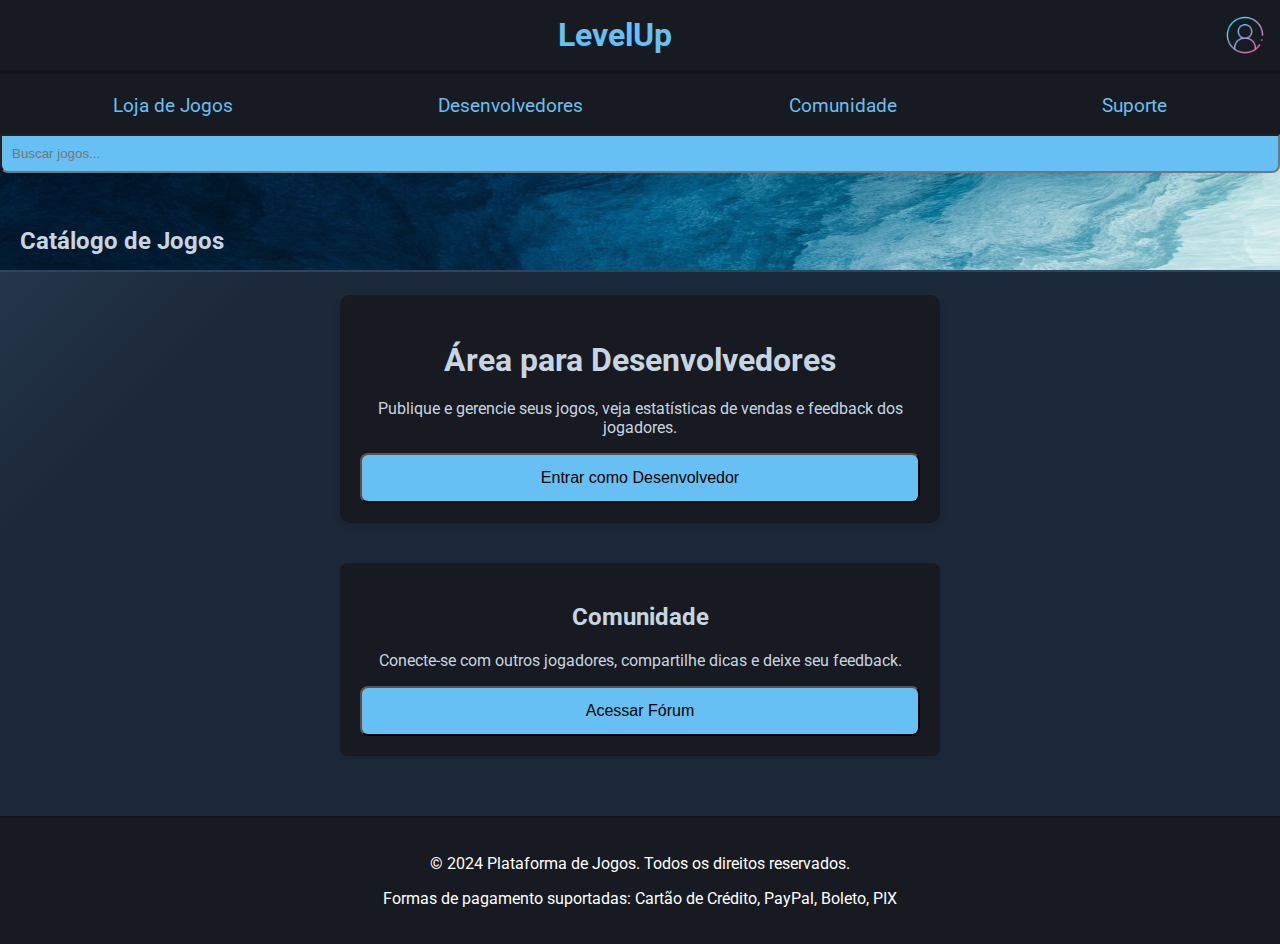
<file: index.html>
<!DOCTYPE html>
<html lang="pt-BR">
  <head>
    <meta charset="UTF-8" />
    <meta name="viewport" content="width=device-width, initial-scale=1.0" />
    <link rel="preconnect" href="https://fonts.googleapis.com" />
    <link rel="preconnect" href="https://fonts.gstatic.com" crossorigin />
    <link
      href="https://fonts.googleapis.com/css2?family=Roboto&display=swap"
      rel="stylesheet"
    />
    <link rel="stylesheet" href="style.css" />
    <link
      rel="shortcut icon"
      href="icons8-controle-16.png"
      type="image/x-icon"
    />

    <title>LevelUp</title>
  </head>
  <body>
    <!-- Cabeçalho -->
    <header>
      <h1>LevelUp</h1>
      <img src="5087579.png" alt="Login" onclick="openPopup()" />
    </header>

    <!-- Menu de Navegação -->
    <nav>
      <a href="#loja-jogos">Loja de Jogos</a>
      <a href="#area-desenvolvedores">Desenvolvedores</a>
      <a href="#comunidade">Comunidade</a>
      <a href="suport.html">Suporte</a>
    </nav>

    <div class="search-container">
      <input type="text" id="search" placeholder="Buscar jogos..." />
    </div>

    <!-- Popup de Login -->
    <div id="popupLogin">
      <div class="popup-content">
        <div class="popup-header">Login</div>
        <input type="text" class="login-input" placeholder="Usuário" />
        <input type="password" class="login-input" placeholder="Senha" />
        <div class="captcha-container">
          <div
            id="captchaCheckbox"
            class="captcha-checkbox"
            onclick="toggleCheck()"
          ></div>
          <label class="captcha-label">I'm not a robot</label>
          <img
            class="captcha-image"
            src="RecaptchaLogo.svg.webp"
            alt="reCAPTCHA logo"
          />
        </div>

        <button class="login-btn">Entrar</button>
        <br /><br />
        <button class="close-btn" onclick="closePopup()">Fechar</button>
      </div>
    </div>

    <div id="popupLoginDev">
      <div class="popup-content">
        <div class="popup-header">Login</div>
        <input type="text" class="login-input" placeholder="Usuário" />
        <input type="password" class="login-input" placeholder="Senha" />
        <div class="captcha-container">
          <div
            id="captchaCheckbox2"
            class="captcha-checkbox"
            onclick="toggleCheck2()"
          ></div>
          <label class="captcha-label">I'm not a robot</label>
          <img
            class="captcha-image"
            src="RecaptchaLogo.svg.webp"
            alt="reCAPTCHA logo"
          />
        </div>

        <button onclick="abrirOutraPagina()" class="login-btn">Entrar</button>
        <br /><br />
        <button class="close-btn" onclick="closePopup2()">Fechar</button>
      </div>
    </div>

    <div class="baner">
      <img src="17_10_2024 17_18_29.png" alt="" />
    </div>

    <div class="container">
      <!-- Catálogo de Jogos -->
      <section id="loja-jogos">
        <h2>Catálogo de Jogos</h2>
        <div class="grid" id="games-container">
          <!-- Adicionar mais jogos aqui -->
        </div>
      </section>

      <!-- Área para Desenvolvedores -->
      <section id="area-desenvolvedores">
        <h2>Área para Desenvolvedores</h2>
        <p>
          Publique e gerencie seus jogos, veja estatísticas de vendas e feedback
          dos jogadores.
        </p>
        <button onclick="openPopup2()">Entrar como Desenvolvedor</button>
      </section>

      <!-- Comunidade -->
      <section id="comunidade">
        <h2>Comunidade</h2>
        <p>
          Conecte-se com outros jogadores, compartilhe dicas e deixe seu
          feedback.
        </p>
        <a href="community.html"><button>Acessar Fórum</button></a>
      </section>
    </div>

    <!-- Rodapé -->
    <footer>
      <p>© 2024 Plataforma de Jogos. Todos os direitos reservados.</p>
      <p>
        Formas de pagamento suportadas: Cartão de Crédito, PayPal, Boleto, PIX
      </p>
    </footer>

    <script>
      function abrirOutraPagina() {
        window.location.href = "devs.html"; // Substitua pelo caminho da página que deseja abrir
      }
      // Função para abrir o popup
      function openPopup() {
        document.getElementById("popupLogin").style.display = "flex";
      }

      function openPopup2() {
        document.getElementById("popupLoginDev").style.display = "flex";
      }

      // Função para fechar o popup
      function closePopup() {
        document.getElementById("popupLogin").style.display = "none";
      }

      function closePopup2() {
        document.getElementById("popupLoginDev").style.display = "none";
      }

      function toggleCheck() {
        const checkbox = document.getElementById("captchaCheckbox");
        checkbox.classList.toggle("checked");

        if (checkbox.classList.contains("checked")) {
          checkbox.innerHTML = "&#10003;"; // Marca de verificado (checkmark)
        } else {
          checkbox.innerHTML = ""; // Remover o checkmark
        }
      }
      function toggleCheck2() {
        const checkbox = document.getElementById("captchaCheckbox2");
        checkbox.classList.toggle("checked");

        if (checkbox.classList.contains("checked")) {
          checkbox.innerHTML = "&#10003;"; // Marca de verificado (checkmark)
        } else {
          checkbox.innerHTML = ""; // Remover o checkmark
        }
      }

      // URL da API - Substitua por uma URL de API de jogos real (ex: RAWG)
      const API_URL =
        "https://api.rawg.io/api/games?key=944e2dd6c8374c34b7d0e0a229a81e05";

      // Função para buscar 12 jogos aleatórios
      async function fetchRandomGames() {
        try {
          const response = await fetch(API_URL);
          const data = await response.json();

          // Selecionar 12 jogos aleatórios
          const randomGames = data.results
            .sort(() => 0.5 - Math.random())
            .slice(0, 12);

          // Para cada jogo, buscar detalhes adicionais
          for (let game of randomGames) {
            await fetchGameDetails(game); // Chama outra função para obter detalhes
          }
        } catch (error) {
          console.error("Erro ao buscar jogos:", error);
        }
      }

      // Função para buscar detalhes do jogo
      async function fetchGameDetails(game) {
        try {
          const response = await fetch(
            `https://api.rawg.io/api/games/${game.id}?key=944e2dd6c8374c34b7d0e0a229a81e05&language=pt-BR`
          );
          const gameDetails = await response.json();
          displayGame(gameDetails); // Exibe o jogo com os detalhes completos
        } catch (error) {
          console.error("Erro ao buscar detalhes do jogo:", error);
        }
      }

      // Função para exibir os jogos dinamicamente com descrição
      function displayGame(game) {
        const gamesContainer = document.getElementById("games-container");

        const gameCard = document.createElement("div");
        gameCard.classList.add("game-card");
        gameCard.innerHTML = `
    <h3>${game.name}</h3>
    <img src="${game.background_image}" alt="${game.name}" />
    <p>Lançado em: ${game.released}</p>
    <p class="sinopse">${game.description || "Sinopse não disponível."}</p>
    <a href="buy.html"><button>Comprar</button></a>
  `;
        gamesContainer.appendChild(gameCard);
      }

      // Chamar a função para buscar jogos ao carregar a página
      window.onload = fetchRandomGames;
    </script>
  </body>
</html>
</file>
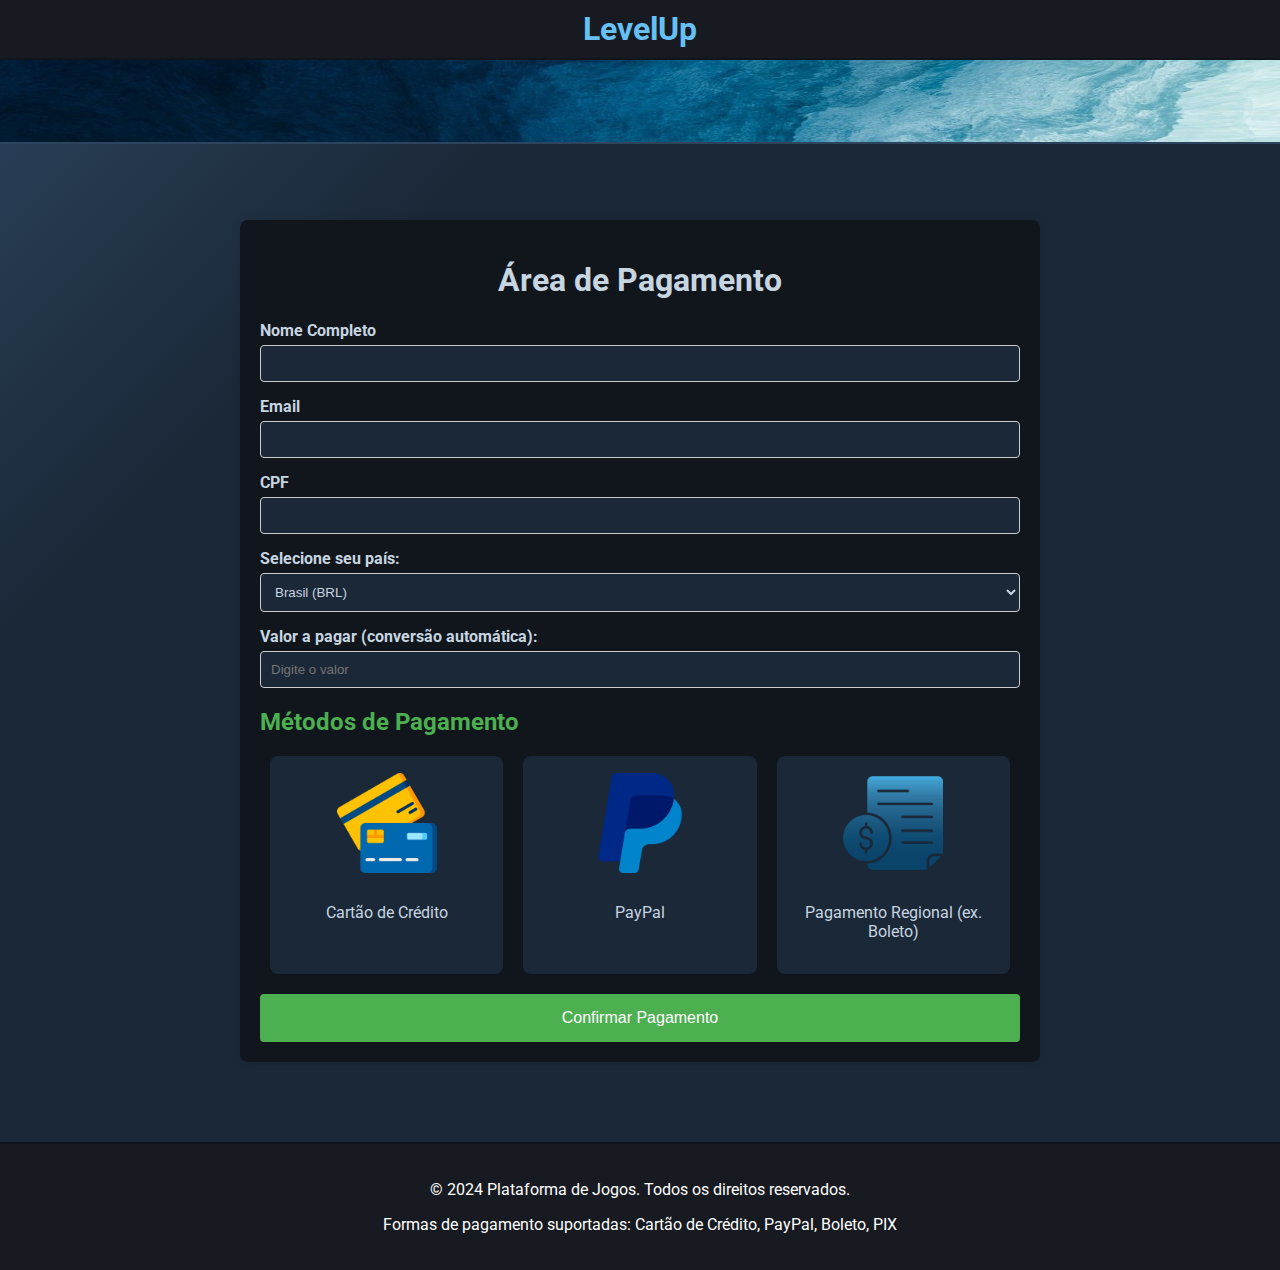
<file: buy.html>
<!DOCTYPE html>
<html lang="pt-br">
  <head>
    <meta charset="UTF-8" />
    <meta name="viewport" content="width=device-width, initial-scale=1.0" />
    <link
      href="https://fonts.googleapis.com/css2?family=Roboto&display=swap"
      rel="stylesheet"
    />
    <link rel="shortcut icon" href="icons8-controle-16.png" type="image/x-icon">

    <title>Área de Pagamento</title>
    <style>
      * {
        box-sizing: border-box;
      }
      body {
        font-family: "Roboto", sans-serif;
        background-image: linear-gradient(-45deg, #1b2838 75%, #2c445e);
        color: #c7d5e0;
        margin: 0;
        padding: 0;
      }

      .baner {
        position: absolute;
        top: -1rem;

        z-index: -3;
        width: 100%;
        max-height: 10rem;
      }

      .baner img {
        width: 100%;
        height: 10rem;
        border-bottom: 2px solid #2c445e;
      }
      header {
        display: flex;
        background-color: #171a21;
        color: white;
        padding: 10px;
        justify-content: space-between;
        align-items: center;
        border-bottom: 2px solid #11161d;
      }

      header h1 {
        margin: auto;
        color: #66c0f4;
        font-weight: bold;
        font-size: 2rem; /* Ajuste para telas menores */
      }

      header a {
        margin: auto;
        color: #66c0f4;
        font-weight: bold;
        font-size: 2rem; /* Ajuste para telas menores */

        text-decoration: none;
      }

      .container {
        position: relative;
        max-width: 800px;
        margin: 10rem auto 5rem;
        padding: 20px;
        background-color: #11161d;
        box-shadow: 0 0 10px rgba(0, 0, 0, 0.1);
        border-radius: 8px;
      }
      h1 {
        text-align: center;
      }
      h2 {
        margin-top: 20px;
        color: #4caf50;
      }

      button {
        background-color: #66c0f4;
      }

      .input-group {
        margin-bottom: 15px;
      }
      .input-group label {
        display: block;
        margin-bottom: 5px;
        font-weight: bold;
      }
      .input-group input,
      .input-group select {
        position: relative;
        width: 100%;
        padding: 10px;
        border: 1px solid #ccc;
        border-radius: 4px;
        background-color: #1b2838;
      }

      #country {
        color: #c7d5e0;
      }

      .payment-methods {
        display: flex;
        justify-content: space-between;
        margin-top: 20px;
      }
      .payment-method {
        flex: 1;
        text-align: center;
        padding: 15px;
        margin: 0 10px;
        background-color: #1b2838;
        border-radius: 8px;
        cursor: pointer;
        border: 2px solid transparent;
        transition: border 0.3s ease;
      }
      .payment-method img {
        max-width: 100px;
        margin-bottom: 10px;
      }
      .payment-method:hover {
        border-color: #4caf50;
      }
      .submit-btn {
        width: 100%;
        padding: 15px;
        background-color: #4caf50;
        color: white;
        border: none;
        border-radius: 4px;
        cursor: pointer;
        font-size: 16px;
        margin-top: 20px;
      }
      .submit-btn:hover {
        background-color: #45a049;
      }

      footer {
        border-top: 2px solid #11161d;
        background-color: #171a21;
        color: white;
        text-align: center;
        padding: 20px 0;
        position: relative;
        bottom: 0;
      }

      @media (max-width: 768px) {
      }
    </style>
  </head>
  <body>
    <header>
      <a href="index.html"><h1>LevelUp</h1></a>
    </header>

    <div class="baner">
      <img src="17_10_2024 17_18_29.png" alt="" />
    </div>

    <div class="container">
      <h1>Área de Pagamento</h1>

      <form id="paymentForm">
        <div class="input-group">
          <label for="name">Nome Completo</label>
          <input type="text" id="name" required />
        </div>
        <div class="input-group">
          <label for="email">Email</label>
          <input type="email" id="email" required />
        </div>
        <div class="input-group">
          <label for="email">CPF</label>
          <input type="number" id="CPF" required />
        </div>

        <div class="input-group">
            <label for="country">Selecione seu país:</label>
            <select id="country">
                <option value="BRL">Brasil (BRL)</option>
                <option value="USD">Estados Unidos (USD)</option>
                <option value="EUR">Europa (EUR)</option>
                <option value="JPY">Japão (JPY)</option>
                <option value="INR">Índia (INR)</option>
            </select>
        </div>
    
        <div class="input-group">
            <label for="amount">Valor a pagar (conversão automática):</label>
            <input type="text" id="amount" placeholder="Digite o valor">
        </div>
    


      <h2>Métodos de Pagamento</h2>
      <div class="payment-methods">
        <div
          class="payment-method"
          onclick="selectPaymentMethod('credit-card')"
        >
          <img src="cartao-de-credito.png" alt="Cartão de Crédito" />
          <p>Cartão de Crédito</p>
        </div>
        <div class="payment-method" onclick="selectPaymentMethod('paypal')">
          <img src="paypal.png" alt="PayPal" />
          <p>PayPal</p>
        </div>
        <div class="payment-method" onclick="selectPaymentMethod('regional')">
          <img src="fatura.png" alt="Boleto" />
          <p>Pagamento Regional (ex. Boleto)</p>
        </div>
      </div>

      <button class="submit-btn">Confirmar Pagamento</button>
    </div>

    <footer>
      <p>© 2024 Plataforma de Jogos. Todos os direitos reservados.</p>
      <p>
        Formas de pagamento suportadas: Cartão de Crédito, PayPal, Boleto, PIX
      </p>
    </footer>

    <script>


      // Conversão de moeda (simples exibição, sem lógica real de conversão)
      document.getElementById('country').addEventListener('change', function() {
          const country = this.value;
          let currencySymbol;
          switch (country) {
              case 'BRL':
                  currencySymbol = 'R$';
                  break;
              case 'USD':
                  currencySymbol = '$';
                  break;
              case 'EUR':
                  currencySymbol = '€';
                  break;
              case 'JPY':
                  currencySymbol = '¥';
                  break;
              case 'INR':
                  currencySymbol = '₹';
                  break;
              default:
                  currencySymbol = '$';
          }
      });
    </script>
  </body>
</html>
</file>
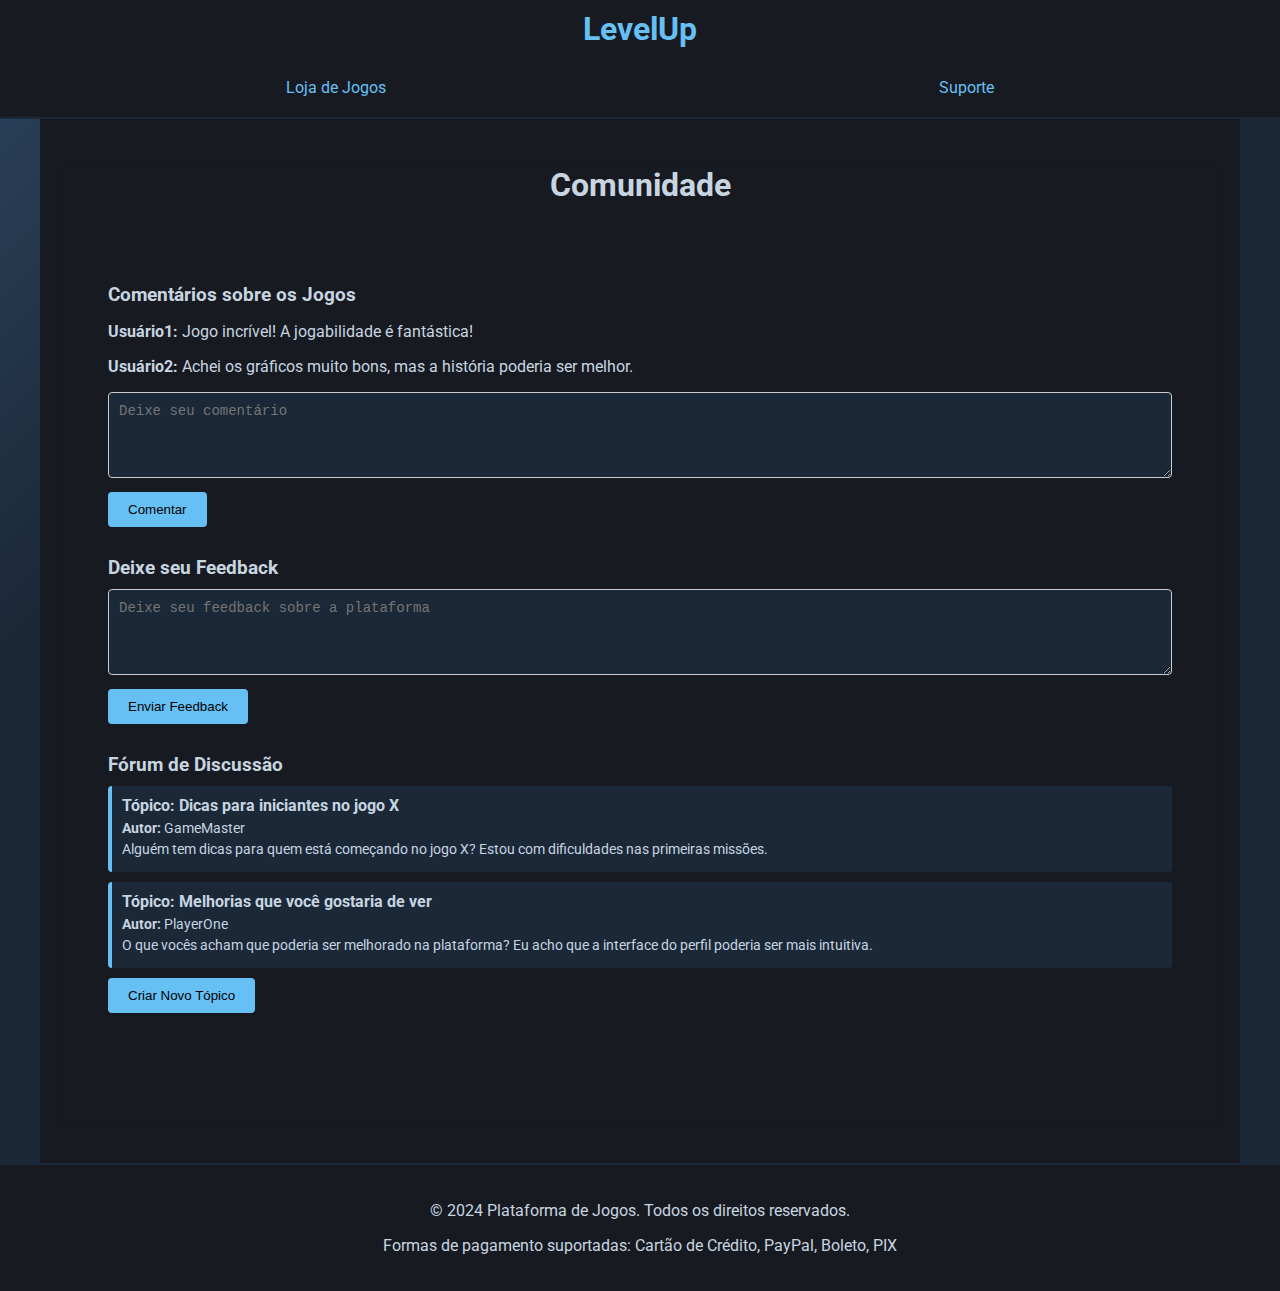
<file: community.html>
<!DOCTYPE html>
<html lang="pt-BR">
  <head>
    <meta charset="UTF-8" />
    <meta name="viewport" content="width=device-width, initial-scale=1.0" />
    <link rel="preconnect" href="https://fonts.googleapis.com" />
    <link rel="preconnect" href="https://fonts.gstatic.com" crossorigin />
    <link
      href="https://fonts.googleapis.com/css2?family=Roboto&display=swap"
      rel="stylesheet"
    />
    <link
      rel="shortcut icon"
      href="icons8-controle-16.png"
      type="image/x-icon"
    />

    <title>Comunidade</title>
    <style>
      /* Estilos básicos e responsivos */
      * {
        box-sizing: border-box;
      }

      body {
        font-family: "Roboto", sans-serif;
        margin: 0;
        padding: 0;
        background-image: linear-gradient(-45deg, #1b2838 75%, #2c445e);
        color: #c7d5e0;
      }

      header {
        color: #66c0f4;
        background-color: #171a21;
        padding: 10px 20px;
        text-align: center;
      }

      header h1 {
        text-decoration: none;
        margin: auto;
        color: #66c0f4;
        font-weight: bold;
        font-size: 2rem; /* Ajuste para telas menores */
      }

      header a {
        margin: auto;
        color: #66c0f4;
        font-weight: bold;
        font-size: 2rem;
        text-decoration: none;
      }

      nav {
        background-color: #171a21;
        padding: 10px;
        display: flex;
        justify-content: space-around;
        border-bottom: 2px solid#1B2838;
      }

      nav a {
        text-decoration: none;
        padding: 10px;
        color: #66c0f4;
      }

      .container {
        background-color: #171a21;
        max-width: 1200px;
        margin: 0 auto;
        padding: 20px;
      }

      footer {
        border-top: 2px solid#1B2838;
        background-color: #171a21;
        text-align: center;
        padding: 20px;
        position: relative;
        bottom: 0;
        width: 100%;
      }

      /* Estilo da Área da Comunidade */
      .community-section {
        border-radius: 8px;
        box-shadow: 0 2px 4px rgba(0, 0, 0, 0.1);
        padding: 0 3rem 5rem;
        margin: 20px 0;
      }

      .community-section h2 {
        font-size: xx-large;
        text-align: center;
        margin-bottom: 5rem;
      }

      .comment-box,
      .forum-box,
      .feedback-box {
        margin-bottom: 30px;
      }

      .comment-box h3,
      .forum-box h3,
      .feedback-box h3 {
        margin-bottom: 10px;
      }

      .comment-form textarea,
      .feedback-form textarea {
        width: 100%;
        padding: 10px;
        border: 1px solid #ccc;
        border-radius: 4px;
        font-size: 14px;
        margin-bottom: 10px;
        background-color: #1b2838;
        color: #c7d5e0;
      }

      .comment-form button,
      .feedback-form button,
      .forum-button {
        padding: 10px 20px;
        background-color: #66c0f4;
        border: none;
        border-radius: 4px;
        cursor: pointer;
      }

      .comment-form button:hover,
      .feedback-form button:hover,
      .forum-button:hover {
        background-color: #417a9b;
      }

      .forum-topic {
        background-color: #1b2838;
        padding: 10px;
        margin: 10px 0;
        border-radius: 4px;
        border-left: 4px solid #66c0f4;
      }

      .forum-topic h4 {
        margin: 0;
      }

      .forum-topic p {
        margin: 5px 0;
        font-size: 14px;
      }

      /* Responsivo */
      @media (max-width: 768px) {
        nav {
          flex-direction: column;
          align-items: center;
        }
      }
    </style>
  </head>
  <body>
    <!-- Cabeçalho -->
    <header>
      <a href="index.html"><h1>LevelUp</h1></a>
    </header>

    <!-- Menu de Navegação -->
    <nav>
      <a href="index.html">Loja de Jogos</a>
      <a href="suport.html">Suporte</a>
    </nav>

    <!-- Área de Comunidade -->
    <div class="container">
      <div class="community-section">
        <h2>Comunidade</h2>

        <!-- Seção de Comentários -->
        <div class="comment-box">
          <h3>Comentários sobre os Jogos</h3>
          <div id="comments">
            <p>
              <strong>Usuário1:</strong> Jogo incrível! A jogabilidade é
              fantástica!
            </p>
            <p>
              <strong>Usuário2:</strong> Achei os gráficos muito bons, mas a
              história poderia ser melhor.
            </p>
            <!-- Comentários adicionais podem ser inseridos aqui -->
          </div>
          <form class="comment-form" id="comment-form">
            <textarea
              placeholder="Deixe seu comentário"
              rows="4"
              required
            ></textarea>
            <button type="submit">Comentar</button>
          </form>
        </div>

        <!-- Seção de Feedback -->
        <div class="feedback-box">
          <h3>Deixe seu Feedback</h3>
          <form class="feedback-form" id="feedback-form">
            <textarea
              placeholder="Deixe seu feedback sobre a plataforma"
              rows="4"
              required
            ></textarea>
            <button type="submit">Enviar Feedback</button>
          </form>
        </div>

        <!-- Seção de Fórum -->
        <div class="forum-box">
          <h3>Fórum de Discussão</h3>
          <div class="forum-topic">
            <h4>Tópico: Dicas para iniciantes no jogo X</h4>
            <p><strong>Autor:</strong> GameMaster</p>
            <p>
              Alguém tem dicas para quem está começando no jogo X? Estou com
              dificuldades nas primeiras missões.
            </p>
          </div>
          <div class="forum-topic">
            <h4>Tópico: Melhorias que você gostaria de ver</h4>
            <p><strong>Autor:</strong> PlayerOne</p>
            <p>
              O que vocês acham que poderia ser melhorado na plataforma? Eu acho
              que a interface do perfil poderia ser mais intuitiva.
            </p>
          </div>
          <!-- Mais tópicos de fórum podem ser adicionados aqui -->
          <button class="forum-button">Criar Novo Tópico</button>
        </div>
      </div>
    </div>

    <!-- Rodapé -->
    <footer>
      <p>© 2024 Plataforma de Jogos. Todos os direitos reservados.</p>
      <p>
        Formas de pagamento suportadas: Cartão de Crédito, PayPal, Boleto, PIX
      </p>
    </footer>

    <!-- Scripts -->
    <script>
      // Função para enviar o comentário
      document
        .getElementById("comment-form")
        .addEventListener("submit", function (e) {
          e.preventDefault();
          let commentText = this.querySelector("textarea").value;
          let commentSection = document.getElementById("comments");
          if (commentText.trim() !== "") {
            commentSection.innerHTML += `<p><strong>Você:</strong> ${commentText}</p>`;
            this.querySelector("textarea").value = "";
          }
        });

      // Função para enviar o feedback
      document
        .getElementById("feedback-form")
        .addEventListener("submit", function (e) {
          e.preventDefault();
          let feedbackText = this.querySelector("textarea").value;
          if (feedbackText.trim() !== "") {
            alert("Obrigado pelo seu feedback!");
            this.querySelector("textarea").value = "";
          }
        });
    </script>
  </body>
</html>
</file>
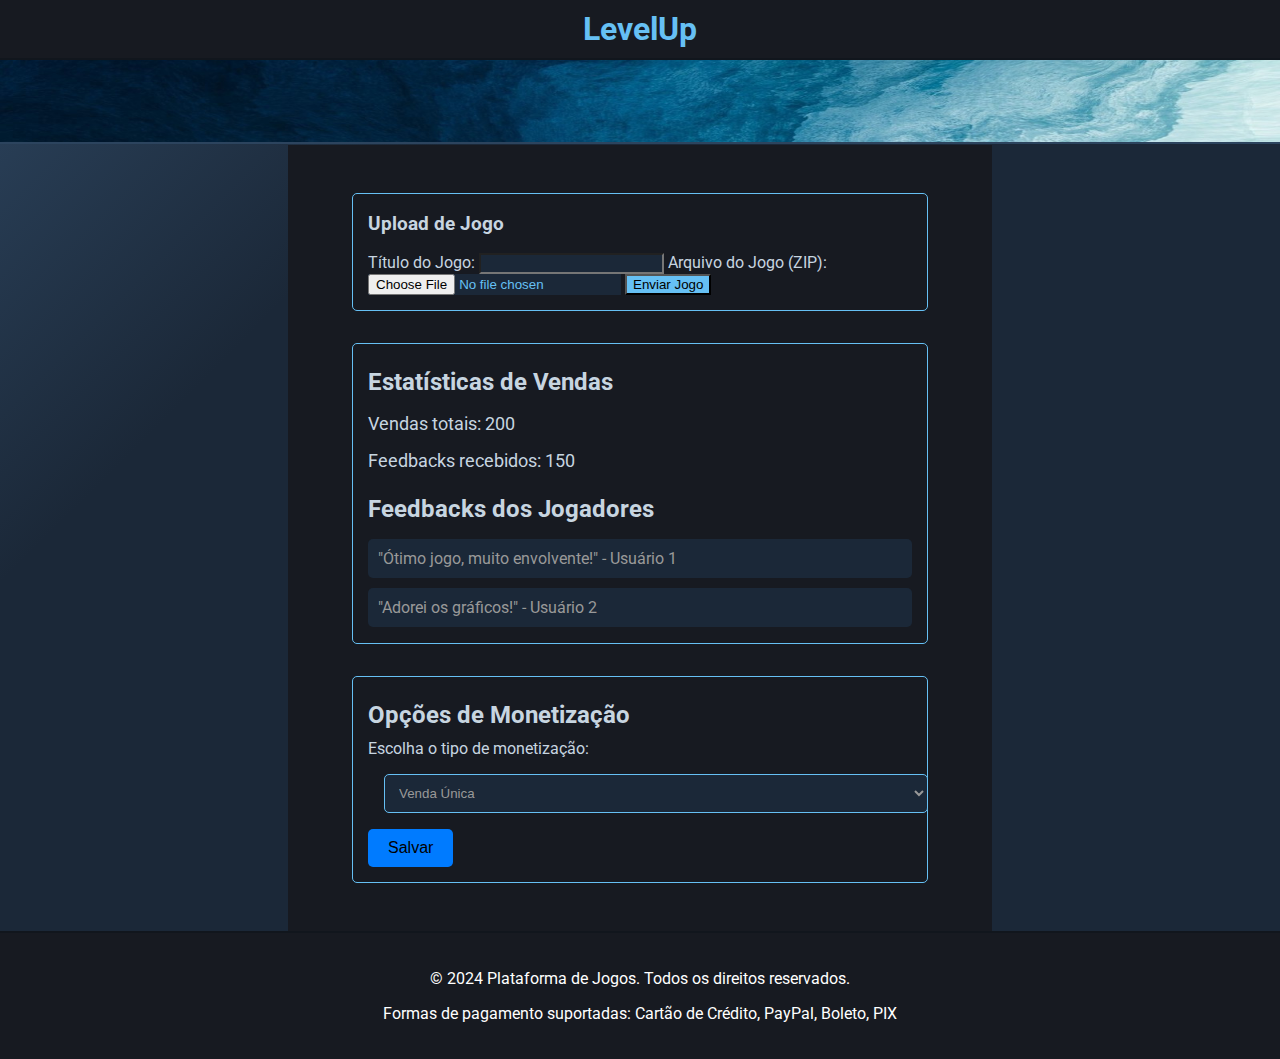
<file: devs.html>
<!DOCTYPE html>
<html lang="pt-BR">
  <head>
    <meta charset="UTF-8" />
    <meta name="viewport" content="width=device-width, initial-scale=1.0" />
    <link rel="preconnect" href="https://fonts.googleapis.com" />
    <link rel="preconnect" href="https://fonts.gstatic.com" crossorigin />
    <link
      href="https://fonts.googleapis.com/css2?family=Roboto&display=swap"
      rel="stylesheet"
    />
    <link
      rel="shortcut icon"
      href="icons8-controle-16.png"
      type="image/x-icon"
    />

    <link rel="stylesheet" href="style.css" />
    <title>Devs</title>
  </head>
  <body>
    <header>
      <a href="index.html"><h1>LevelUp</h1></a>
    </header>

    <div class="banerDev">
      <img src="17_10_2024 17_18_29.png" alt="" />
    </div>

    <main>
      <div class="dev-actions">
        <h3>Upload de Jogo</h3>
        <form action="/upload" method="POST" enctype="multipart/form-data">
          <label for="gameTitle">Título do Jogo:</label>
          <input type="text" id="gameTitle" name="gameTitle" required />
          <label for="gameFile">Arquivo do Jogo (ZIP):</label>
          <input type="file" id="gameFile" name="gameFile" required />
          <button type="submit">Enviar Jogo</button>
        </form>
      </div>

      <div class="dev-stats">
        <h3>Estatísticas de Vendas</h3>
        <p>Vendas totais: <span id="totalSales">200</span></p>
        <p>Feedbacks recebidos: <span id="totalFeedback">150</span></p>

        <h3>Feedbacks dos Jogadores</h3>
        <ul id="feedbackList">
          <li>"Ótimo jogo, muito envolvente!" - Usuário 1</li>
          <li>"Adorei os gráficos!" - Usuário 2</li>
          <!-- Feedbacks adicionais -->
        </ul>
      </div>

      <div class="dev-monetization">
        <h3>Opções de Monetização</h3>
        <form action="/monetization" method="POST">
          <label for="monetizationType">Escolha o tipo de monetização:</label>
          <select id="monetizationType" name="monetizationType">
            <option value="single">Venda Única</option>
            <option value="subscription">Assinatura</option>
            <option value="microtransactions">Microtransações</option>
          </select>
          <button type="submit">Salvar</button>
        </form>
      </div>
    </main>
    <footer>
      <p>© 2024 Plataforma de Jogos. Todos os direitos reservados.</p>
      <p>
        Formas de pagamento suportadas: Cartão de Crédito, PayPal, Boleto, PIX
      </p>
    </footer>
  </body>
</html>
</file>
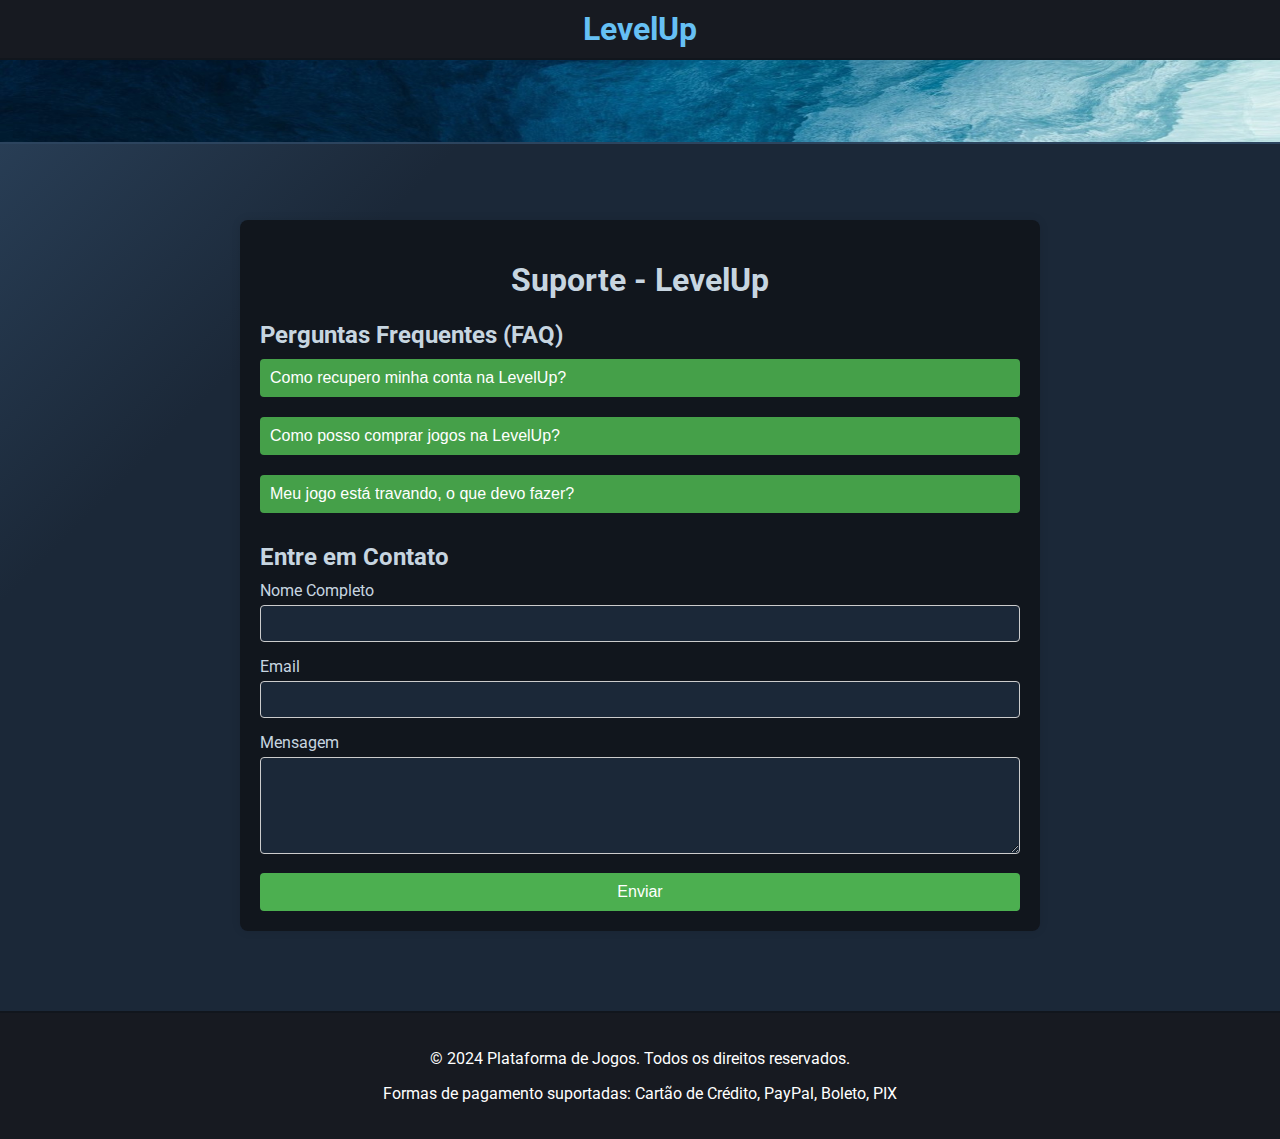
<file: suport.html>
<!DOCTYPE html>
<html lang="pt-br">
  <head>
    <meta charset="UTF-8" />
    <meta name="viewport" content="width=device-width, initial-scale=1.0" />
    <link
      href="https://fonts.googleapis.com/css2?family=Roboto&display=swap"
      rel="stylesheet"
    />
    <link
      rel="shortcut icon"
      href="icons8-controle-16.png"
      type="image/x-icon"
    />
    <title>Suporte - LevelUp</title>
    <style>
      * {
        box-sizing: border-box;
      }

      body {
        font-family: "Roboto", sans-serif;
        background-image: linear-gradient(-45deg, #1b2838 75%, #2c445e);
        color: #c7d5e0;
        margin: 0;
        padding: 0;
      }

      .baner {
        position: absolute;
        top: -1rem;

        z-index: -3;
        width: 100%;
        max-height: 10rem;
      }

      .baner img {
        width: 100%;
        height: 10rem;
        border-bottom: 2px solid #2c445e;
      }
      header {
        display: flex;
        background-color: #171a21;
        color: white;
        padding: 10px;
        justify-content: space-between;
        align-items: center;
        border-bottom: 2px solid #11161d;
      }

      header h1 {
        margin: auto;
        color: #66c0f4;
        font-weight: bold;
        font-size: 2rem; /* Ajuste para telas menores */
      }

      header a {
        margin: auto;
        color: #66c0f4;
        font-weight: bold;
        font-size: 2rem; /* Ajuste para telas menores */

        text-decoration: none;
      }


      .container {
        position: relative;
        max-width: 800px;
        margin: 10rem auto 5rem;
        padding: 20px;
        background-color: #11161d;
        box-shadow: 0 0 10px rgba(0, 0, 0, 0.1);
        border-radius: 8px;
      }

      h1 {
        text-align: center;
      }

      h2,
      h3 {
        margin-bottom: 10px;
      }
      .faq-section {
        margin-bottom: 30px;

      }
      .faq-item {
        margin-bottom: 20px;
      }
      .faq-item button {
        background-color: #45a049;
        color: white;
        padding: 10px;
        border: none;
        border-radius: 4px;
        cursor: pointer;
        width: 100%;
        text-align: left;
        font-size: 16px;
        outline: none;
      }
      .faq-item button:hover {
        background-color: #45a049;
      }
      .faq-item div {
        display: none;
        padding: 10px;
        background-color: #1b2838;
        margin-top: 5px;
        border-radius: 4px;
      }
      .input-group {
        margin-bottom: 15px;
      }
      .input-group label {
        display: block;
        margin-bottom: 5px;
      }
      .input-group input,
      .input-group textarea {
        width: 100%;
        padding: 10px;
        border: 1px solid #ccc;
        border-radius: 4px;
        background-color: #1b2838;
      }
      .button {
        width: 100%;
        padding: 10px;
        background-color: #4caf50;
        color: white;
        border: none;
        border-radius: 4px;
        cursor: pointer;
        font-size: 16px;
      }
      .button:hover {
        background-color: #45a049;
      }

      footer {
        border-top: 2px solid #11161d;
        background-color: #171a21;
        color: white;
        text-align: center;
        padding: 20px 0;
        position: relative;
        bottom: 0;
      }
    </style>
  </head>
  <body>
    <header>
      <a href="index.html"><h1>LevelUp</h1></a>
    </header>

    <div class="baner">
      <img src="17_10_2024 17_18_29.png" alt="" />
    </div>

    <div class="container">
      <h1>Suporte - LevelUp</h1>

      <section class="faq-section">
        <h2>Perguntas Frequentes (FAQ)</h2>

        <div class="faq-item">
          <button onclick="toggleFaq(this)">
            Como recupero minha conta na LevelUp?
          </button>
          <div>
            Para recuperar sua conta, clique em "Esqueci minha senha" na página
            de login e siga as instruções enviadas por e-mail.
          </div>
        </div>

        <div class="faq-item">
          <button onclick="toggleFaq(this)">
            Como posso comprar jogos na LevelUp?
          </button>
          <div>
            Para comprar jogos, acesse a loja da LevelUp, escolha o jogo
            desejado, clique em "Comprar" e siga os passos para finalizar a
            compra.
          </div>
        </div>

        <div class="faq-item">
          <button onclick="toggleFaq(this)">
            Meu jogo está travando, o que devo fazer?
          </button>
          <div>
            Se o seu jogo estiver travando, certifique-se de que seus drivers
            estão atualizados e que seu sistema atende aos requisitos mínimos do
            jogo. Caso o problema persista, entre em contato conosco pelo
            formulário abaixo.
          </div>
        </div>
      </section>

      <section>
        <h2>Entre em Contato</h2>
        <form id="supportForm">
          <div class="input-group">
            <label for="name">Nome Completo</label>
            <input type="text" id="name" required />
          </div>
          <div class="input-group">
            <label for="email">Email</label>
            <input type="email" id="email" required />
          </div>
          <div class="input-group">
            <label for="message">Mensagem</label>
            <textarea id="message" rows="5" required></textarea>
          </div>
          <button type="submit" class="button">Enviar</button>
        </form>
      </section>
    </div>

    <footer>
        <p>© 2024 Plataforma de Jogos. Todos os direitos reservados.</p>
        <p>
          Formas de pagamento suportadas: Cartão de Crédito, PayPal, Boleto, PIX
        </p>
      </footer>

    <script>
      function toggleFaq(button) {
        const content = button.nextElementSibling;
        content.style.display =
          content.style.display === "block" ? "none" : "block";
      }

      document
        .getElementById("supportForm")
        .addEventListener("submit", function (event) {
          event.preventDefault();
          const name = document.getElementById("name").value;
          const email = document.getElementById("email").value;
          const message = document.getElementById("message").value;

          // Simulação de envio de mensagem de suporte

          // Aqui você pode adicionar uma integração real de envio de email para o suporte.
        });
    </script>
  </body>
</html>
</file>
<file: style.css>
* {
  box-sizing: border-box;
}

body {
  font-family: "Roboto", sans-serif;
  background-image: linear-gradient(-45deg, #1b2838 75%, #2c445e);
  color: #c7d5e0;
  margin: 0;
  padding: 0;
}

.baner {
  position: absolute;
  top: 7rem;

  z-index: -3;
  width: 100%;
  max-height: 10rem;
}

.baner img {
  width: 100%;
  height: 10rem;
  border-bottom: 2px solid #2c445e;
}
header {
  display: flex;
  background-color: #171a21;
  color: white;
  padding: 10px;
  justify-content: space-between;
  align-items: center;
  border-bottom: 2px solid #11161d;
}

header h1 {
  margin: auto;
  color: #66c0f4;
  font-weight: bold;
  font-size: 2rem; /* Ajuste para telas menores */
}

header a {
  margin: auto;
  color: #66c0f4;
  font-weight: bold;
  font-size: 2rem; /* Ajuste para telas menores */

  text-decoration: none;
}

header img {
  width: 50px;
  height: 50px;
  cursor: pointer;
}

/* Popup oculto inicialmente */
#popupLogin {
  display: none;
  position: fixed;
  left: 0;
  top: 0;
  width: 100%;
  height: 100%;
  background-color: rgba(0, 0, 0, 0.7);
  justify-content: center;
  align-items: center;
  z-index: 2;
}

#popupLoginDev {
  display: none;
  position: fixed;
  left: 0;
  top: 0;
  width: 100%;
  height: 100%;
  background-color: rgba(0, 0, 0, 0.7);
  justify-content: center;
  align-items: center;
  z-index: 2;
}

.popup-content {
  background-color: #1b2838;
  color: #c7d5e0;
  padding: 20px;
  border-radius: 10px;
  width: 300px;
  text-align: center;
}

.close-btn {
  background-color: #f44336;
  color: white;
  border: none;
  padding: 10px 20px;
  cursor: pointer;
  border-radius: 5px;
}

.login-btn {
  background-color: #66c0f4;
  color: white;
  border: none;
  padding: 10px 20px;
  cursor: pointer;
  border-radius: 5px;
  margin-top: 0.5rem;
  width: 80%;
}

.popup-header {
  font-size: 1.5rem;
  margin-bottom: 20px;
}

.login-input {
  width: 80%;
  padding: 10px;
  margin: 10px 0;
  border-radius: 5px;
  border: 1px solid #ccc;
}

.captcha-container {
  display: flex;
  align-items: center;
  justify-content: flex-start;
  border: 1px solid #ccc;
  border-radius: 5px;
  padding: 10px;
  width: 80%;
  background-color: #f9f9f9;
  margin: 30px auto 10px auto;
  color: black;
}

.captcha-checkbox {
  width: 25px;
  height: 25px;
  border: 2px solid #ccc;
  margin-right: 10px;
  cursor: pointer;
  display: flex;
  justify-content: center;
  align-items: center;
}

.captcha-checkbox.checked {
  background-color: #4caf4f00;
  border: 2px solid #5eeaff;
}

.captcha-label {
  font-family: Arial, sans-serif;
  font-size: 16px;
  margin-right: auto;
}

.captcha-image {
  width: 40px;
  height: 40px;
  margin-left: 10px;
}

.captcha-privacy {
  font-size: 12px;
  color: #555;
  margin-top: 5px;
}

/* Responsivo para telas menores */
@media (max-width: 768px) {
  .popup-content {
    width: 90%;
  }
}

.search-container {
  display: flex;
  justify-content: center;
}

.search-container input[type="text"] {
  padding: 10px; /* Adicionar padding */
  background-color: #66c0f4;
  border-radius: 0 0 8px 8px;
  margin: 0 5px;
  width: 100%;
  position: absolute;
  top: 8.4rem;
}

nav {
  border-top: 2px solid #11161d;
  border-bottom: 2px solid #11161d;
  background-color: #171a21;
  color: white;
  padding: 10px;
  display: flex;
  justify-content: space-around;
}

nav a {
  color: #66c0f4;
  text-decoration: none;
  padding: 10px;
  font-size: 1.2rem; /* Ajuste para ser legível em mobile */
}

.container {
  max-width: 1500px;
  margin: 0 auto;
  padding: 20px;
  margin-top: 3rem;
  position: relative;
  grid-gap: 20px;
}

.game-card {
  background-color: #171a21;
  border-radius: 8px;
  box-shadow: 0 2px 4px rgba(0, 0, 0, 0.1);
  padding: 10px 20px 20px 20px;
  margin: 20px;
  text-align: center;
  max-width: 400px;
  height: 430px; /* Altura fixa para evitar alterações na altura */
  transition: transform 0.3s ease; /* Suaviza a transformação */
  overflow: hidden; /* Garante que o conteúdo que cresce não ultrapasse o cartão */
}

.game-card:hover {
  margin-bottom: -100rem;
  transform: scale(1.1); /* O cartão cresce, mas sem mudar o layout ao redor */
  z-index: 4;
  position: relative; /* Trazer o cartão para frente */
  height: fit-content;
}

.game-card:hover p {
  display: block;
}

.game-card p {
  display: none;
  text-align: left;
  color: #656e75;
}

.game-card button {
  font-size: 16px;
  width: 50%;
  height: 50px;
  border-radius: 8px;
  background-color: #67881f;
}

.game-card img {
  height: 18rem;
  width: 100%; /* Responsivo: se ajusta à largura */
  max-width: 300px;
  border-radius: 8px;
  margin-bottom: 10px;
}

.grid {
  animation: downtop 700ms 350ms reverse backwards;

  display: grid;
  grid-template-columns: repeat(
    auto-fit,
    minmax(19rem, 1fr)
  ); /* Flexível para várias resoluções */
}

#area-desenvolvedores,
#comunidade {
  background-color: #171a21;
  border-radius: 8px;
  box-shadow: 0 2px 4px rgba(0, 0, 0, 0.1);
  padding: 20px;
  margin: 40px auto; /* Reduzido para mobile */
  max-width: 600px; /* Limite para evitar margens exageradas */
  text-align: center;
}

#area-desenvolvedores button,
#comunidade button {
  font-size: 16px;
  width: 100%; /* Ajuste para preencher o espaço */
  height: 50px;
  border-radius: 8px;
  background-color: #66c0f4;
}

footer {
  border-top: 2px solid #11161d;
  background-color: #171a21;
  color: white;
  text-align: center;
  padding: 20px 0;
  position: relative;
  bottom: 0;
}

/* Geral para Área de Desenvolvedores */
#area-desenvolvedores {
  background-color: #171a21;
  padding: 20px;
  margin-top: 20px;
  border-radius: 10px;
  box-shadow: 0 4px 8px rgba(0, 0, 0, 0.1);
  font-family: "Roboto", sans-serif;
}

#area-desenvolvedores h2 {
  font-size: 2rem;
  margin-bottom: 20px;
}

#area-desenvolvedores .dev-actions,
#area-desenvolvedores .dev-stats,
#area-desenvolvedores .dev-monetization {
  margin-bottom: 30px;
}

/* Formulários e Inputs */
#area-desenvolvedores form label {
  font-size: 1.1rem;
  color: #555;
  margin-bottom: 8px;
  display: block;
}

#area-desenvolvedores form input[type="text"],
#area-desenvolvedores form input[type="file"],
#area-desenvolvedores form select {
  width: 100%;
  padding: 10px;
  margin-bottom: 15px;
  border: 1px solid #ccc;
  border-radius: 5px;
  font-size: 1rem;
  color: #333;
}

#area-desenvolvedores form button {
  background-color: #5cb85c;
  color: white;
  padding: 10px 20px;
  font-size: 1rem;
  border: none;
  border-radius: 5px;
  cursor: pointer;
  transition: background-color 0.3s;
}

#area-desenvolvedores form button:hover {
  background-color: #4cae4c;
}

.banerDev {
  position: absolute;
  top: -1rem;

  z-index: -3;
  width: 100%;
  max-height: 10rem;
}

.banerDev img {
  width: 100%;
  height: 10rem;
  border-bottom: 2px solid #2c445e;
}

.dev-actions {
  background-color: #171a21;
  padding: 0 15px 15px 15px;
  border: 1px solid #66c0f4;
  border-radius: 5px;
}

.dev-actions form input {
  background-color: #1b2838;
  color: #66c0f4;
}
.dev-actions form button {
  background-color: #66c0f4;
}

/* Estatísticas e Feedback */
.dev-stats {
  margin-top: 2rem;
  background-color: #171a21;
  padding: 0 15px;
  border: 1px solid #66c0f4;
  border-radius: 5px;
}

.dev-stats h3 {
  font-size: 1.5rem;
  margin-bottom: 10px;
}

.dev-stats p {
  font-size: 1.1rem;
  margin-bottom: 5px;
}

.dev-stats ul {
  list-style-type: none;
  padding-left: 0;
}

.dev-stats ul li {
  background-color: #1b2838;
  margin-bottom: 10px;
  padding: 10px;
  border-radius: 5px;
  color: #999999;
}

/* Monetização */
.dev-monetization {
  margin-top: 2rem;
  background-color: #171a21;
  padding: 0 15px 15px;
  border: 1px solid #66c0f4;
  border-radius: 5px;
}

.dev-monetization h3 {
  font-size: 1.5rem;
  margin-bottom: 10px;
}

.dev-monetization form select {
  color: #999999;
  background-color: #1b2838;
  width: 100%;
  padding: 10px;
  border-radius: 5px;
  margin-bottom: 10px;
  border: 1px solid #66c0f4;
  margin: 1rem;
}

.dev-monetization form button {
  background-color: #007bff;
  padding: 10px 20px;
  font-size: 1rem;
  border: none;
  border-radius: 5px;
  cursor: pointer;
  transition: background-color 0.3s;
}

.dev-monetization form button:hover {
  background-color: #0069d9;
}

main {
  margin: 5.3rem 18rem 0;
  padding: 3rem 4rem;
  background-color: #171a21;
}

/* Responsivo para mobile */
@media (max-width: 768px) {
  .container {
    padding: 0;
  }

  
  header {
    max-width: 100vh;
  }
  
  nav {
    flex-direction: column;
    align-items: center;
  }
  
  header h1 {
    font-size: 1.5rem;
  }
  
  .game-card {
    padding: 10px 10px 20px 10px;
    margin: 10px 0;
  }
  
  .search-container input[type="text"] {
    padding: 8px;
    top: 16rem;
  }
  
  
  footer {
    font-size: 0.9rem;/* Reduzir tamanho do texto para telas pequenas */
  }
  
  main {
    margin: 7rem 0;
  }
  
  .baner {
  position: absolute;
  top: 12rem;

  z-index: -3;
  width: 100%;
  max-height: 10rem;
  }

  .game-card:hover {
    margin-bottom: 0rem;
    transform: scale(1);
  }
}
</file>
